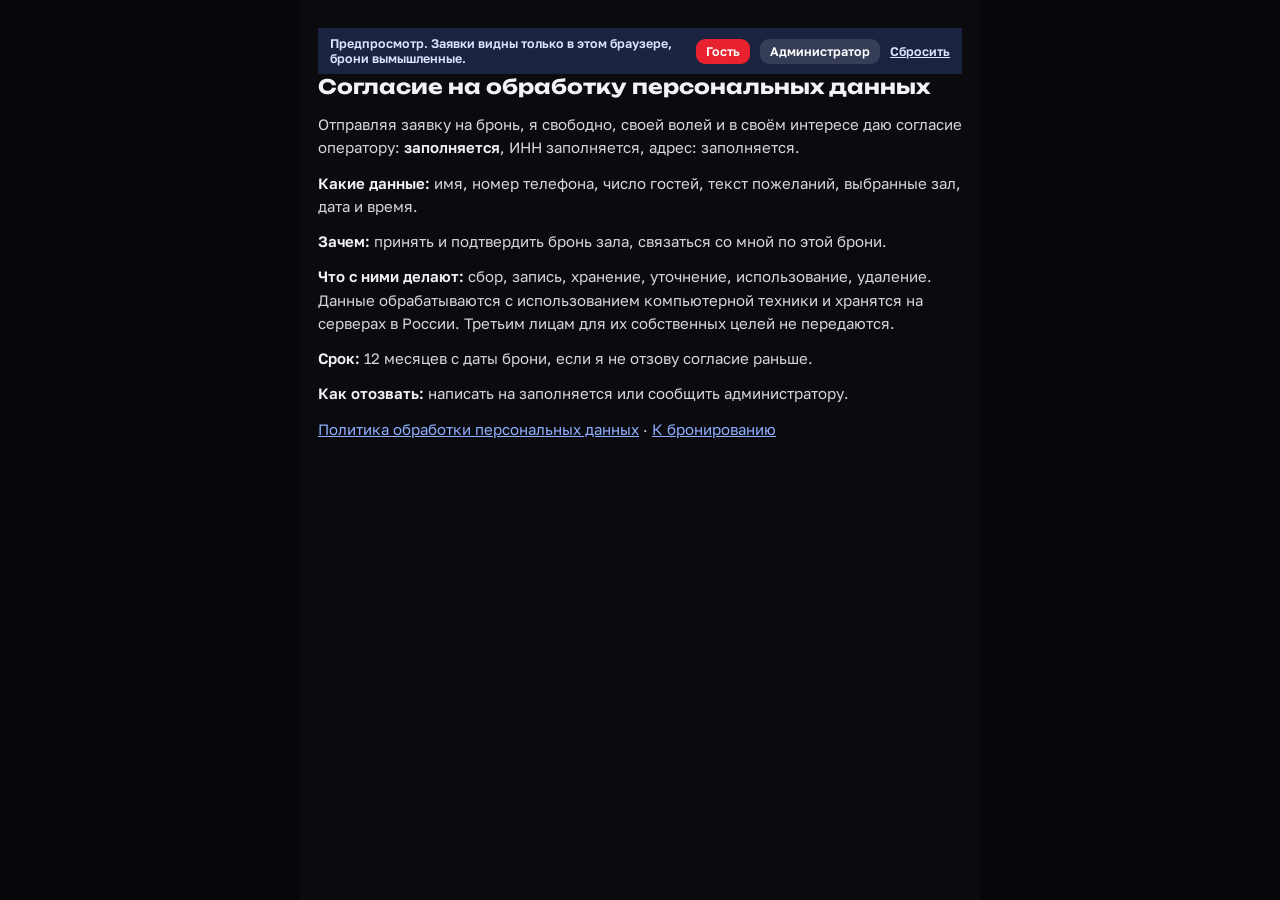
<file: consent.html>
<!doctype html>
<html lang="ru">
<head><meta charset="utf-8"><meta name="viewport" content="width=device-width, initial-scale=1"><title>Согласие на обработку данных</title>
<script src="demo-api.js"></script>
<link rel="stylesheet" href="app.css"><link rel="stylesheet" href="legal.css"><script src="legal.js" defer></script></head>
<body class="legal">
<h1>Согласие на обработку персональных данных</h1>
<p>Отправляя заявку на бронь, я свободно, своей волей и в своём интересе даю согласие оператору: <b data-op="name"></b>, ИНН <span data-op="inn"></span>, адрес: <span data-op="address"></span>.</p>
<p><b>Какие данные:</b> имя, номер телефона, число гостей, текст пожеланий, выбранные зал, дата и время.</p>
<p><b>Зачем:</b> принять и подтвердить бронь зала, связаться со мной по этой брони.</p>
<p><b>Что с ними делают:</b> сбор, запись, хранение, уточнение, использование, удаление. Данные обрабатываются с использованием компьютерной техники и хранятся на серверах в России. Третьим лицам для их собственных целей не передаются.</p>
<p><b>Срок:</b> 12 месяцев с даты брони, если я не отзову согласие раньше.</p>
<p><b>Как отозвать:</b> написать на <span data-op="email"></span> или сообщить администратору.</p>
<p><a href="privacy.html">Политика обработки персональных данных</a> · <a href="./">К бронированию</a></p>
</body></html>
</file>
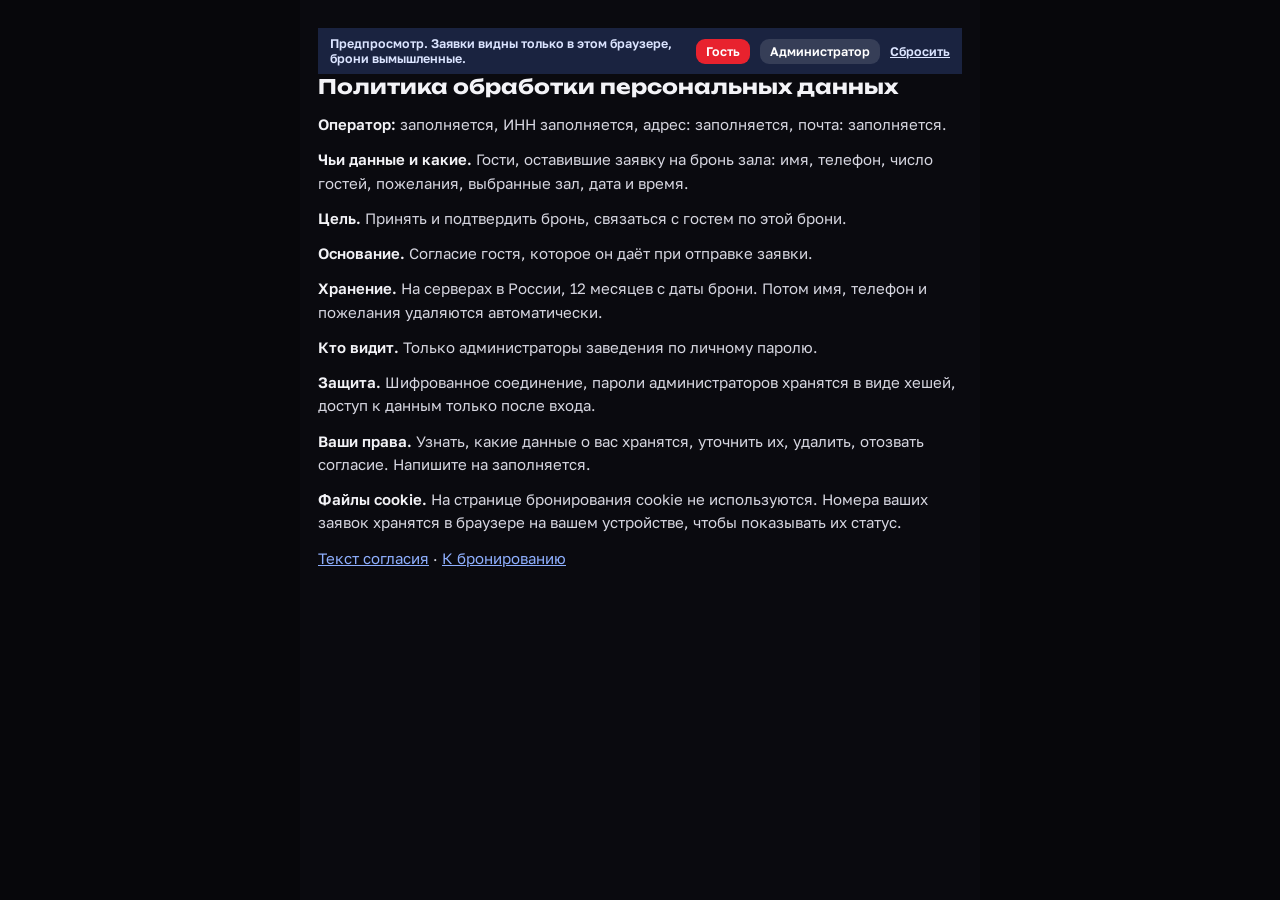
<file: privacy.html>
<!doctype html>
<html lang="ru">
<head><meta charset="utf-8"><meta name="viewport" content="width=device-width, initial-scale=1"><title>Политика обработки данных</title>
<script src="demo-api.js"></script>
<link rel="stylesheet" href="app.css"><link rel="stylesheet" href="legal.css"><script src="legal.js" defer></script></head>
<body class="legal">
<h1>Политика обработки персональных данных</h1>
<p><b>Оператор:</b> <span data-op="name"></span>, ИНН <span data-op="inn"></span>, адрес: <span data-op="address"></span>, почта: <span data-op="email"></span>.</p>
<p><b>Чьи данные и какие.</b> Гости, оставившие заявку на бронь зала: имя, телефон, число гостей, пожелания, выбранные зал, дата и время.</p>
<p><b>Цель.</b> Принять и подтвердить бронь, связаться с гостем по этой брони.</p>
<p><b>Основание.</b> Согласие гостя, которое он даёт при отправке заявки.</p>
<p><b>Хранение.</b> На серверах в России, 12 месяцев с даты брони. Потом имя, телефон и пожелания удаляются автоматически.</p>
<p><b>Кто видит.</b> Только администраторы заведения по личному паролю.</p>
<p><b>Защита.</b> Шифрованное соединение, пароли администраторов хранятся в виде хешей, доступ к данным только после входа.</p>
<p><b>Ваши права.</b> Узнать, какие данные о вас хранятся, уточнить их, удалить, отозвать согласие. Напишите на <span data-op="email"></span>.</p>
<p><b>Файлы cookie.</b> На странице бронирования cookie не используются. Номера ваших заявок хранятся в браузере на вашем устройстве, чтобы показывать их статус.</p>
<p><a href="consent.html">Текст согласия</a> · <a href="./">К бронированию</a></p>
</body></html>
</file>
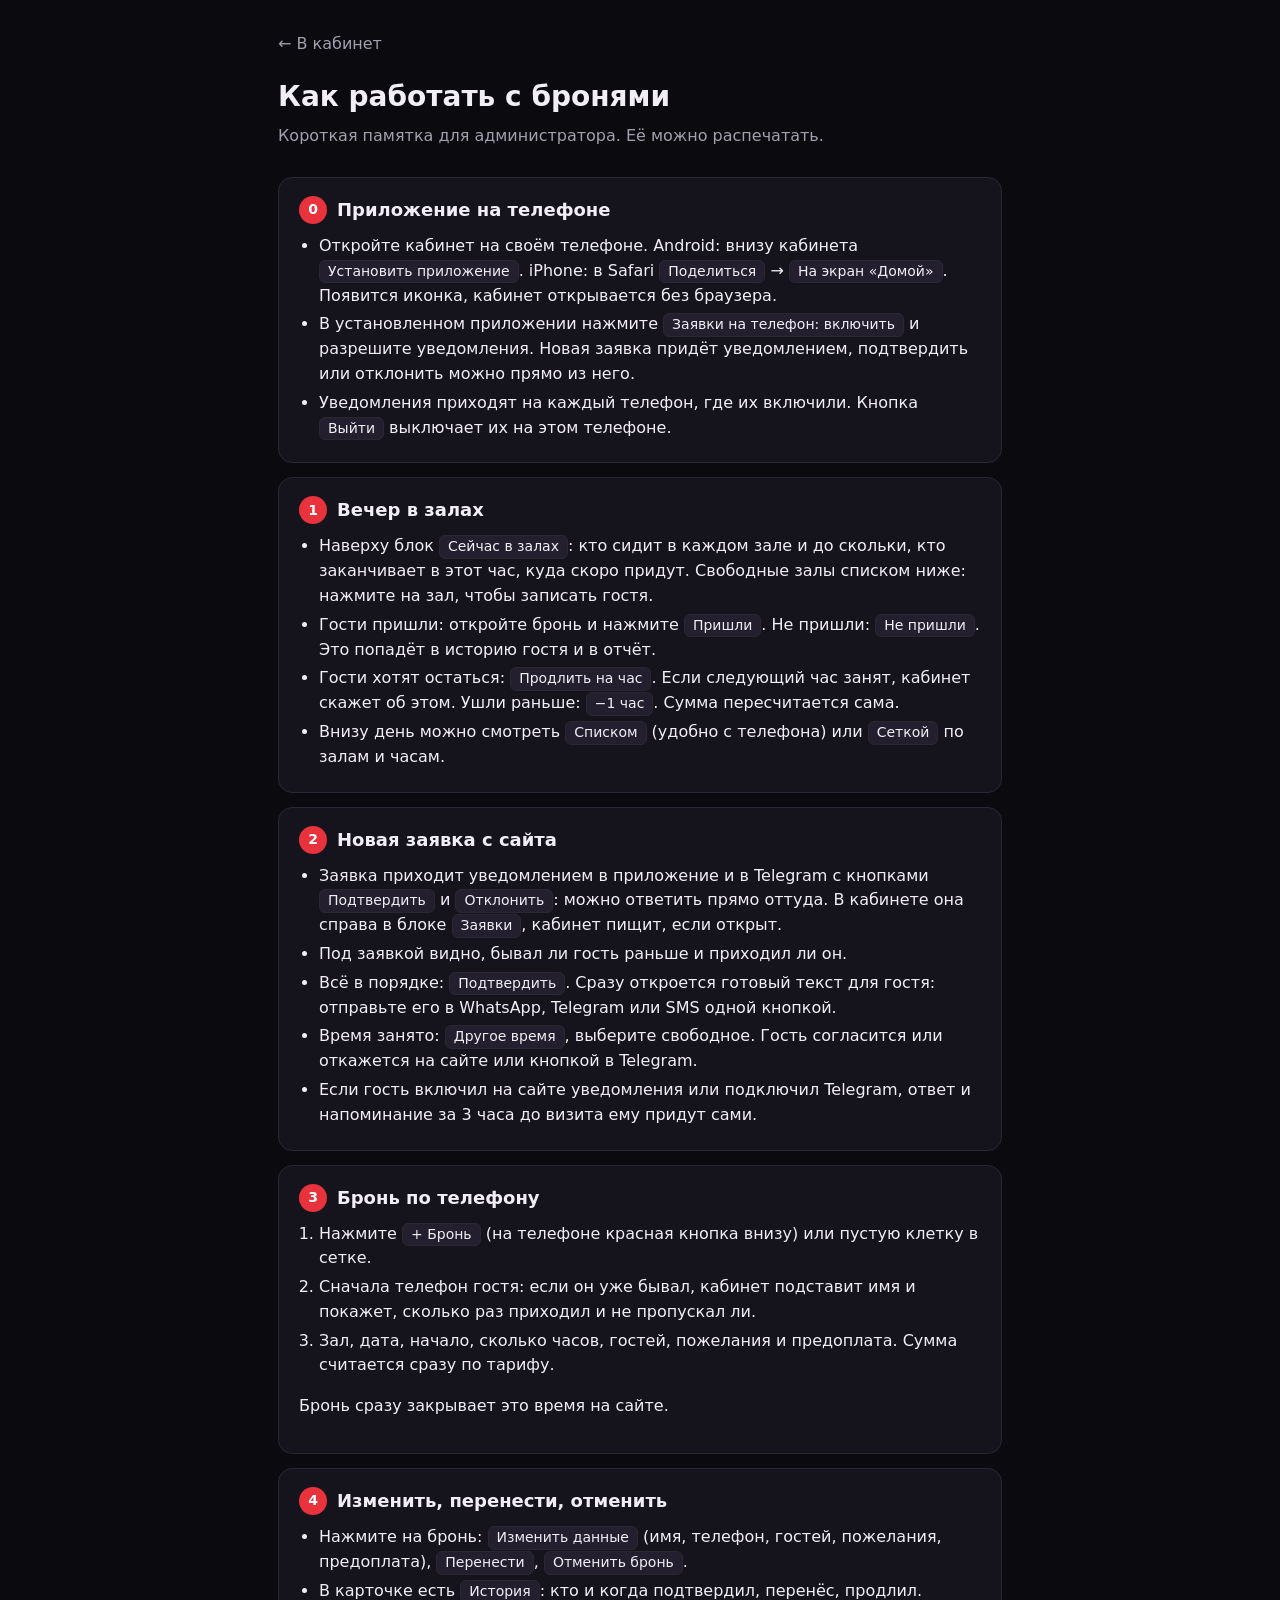
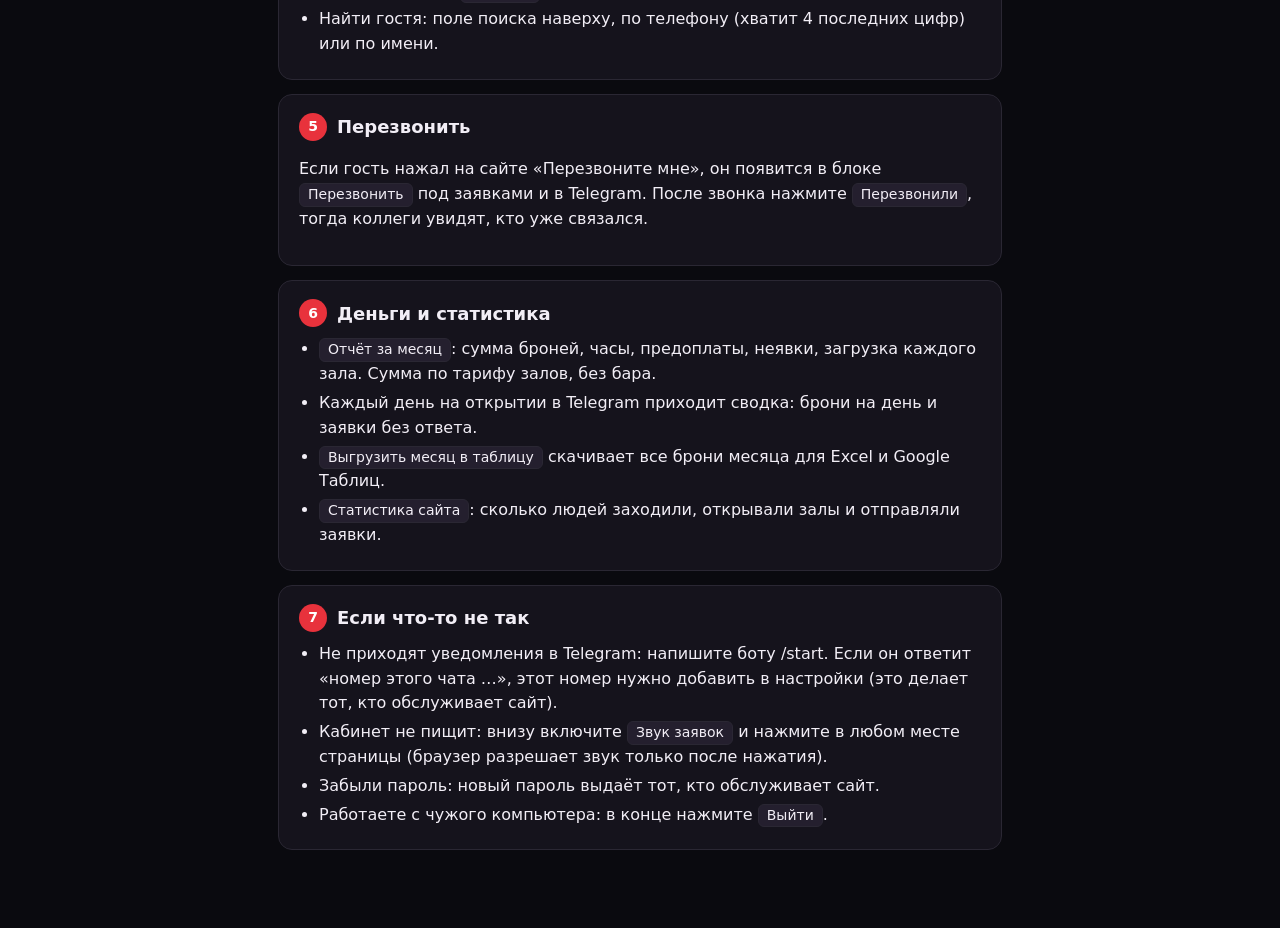
<file: admin/help.html>
<!doctype html>
<html lang="ru">
<head>
<meta charset="utf-8">
<meta name="viewport" content="width=device-width, initial-scale=1">
<meta name="robots" content="noindex">
<title>Как работать с бронями</title>
<link rel="icon" href="../favicon-32.png" sizes="32x32" type="image/png">
<style>
  :root { --ink: #0a0a0f; --panel: #15131c; --line: #2a2733; --paper: #f2eef6; --smoke: #a39fae; --red: #e8323c; }
  * { box-sizing: border-box; }
  body { margin: 0; background: var(--ink); color: var(--paper); font: 16px/1.55 system-ui, -apple-system, "Segoe UI", sans-serif; }
  main { max-width: 760px; margin: 0 auto; padding: 32px 18px 64px; }
  h1 { font-size: 28px; margin: 0 0 6px; }
  .sub { color: var(--smoke); margin: 0 0 28px; }
  section { background: var(--panel); border: 1px solid var(--line); border-radius: 14px; padding: 18px 20px; margin: 0 0 14px; }
  h2 { font-size: 18px; margin: 0 0 10px; display: flex; gap: 10px; align-items: center; }
  h2 b { display: inline-grid; place-items: center; width: 28px; height: 28px; border-radius: 50%; background: var(--red); color: #fff; font-size: 14px; flex: none; }
  ul, ol { margin: 0; padding-left: 20px; }
  li { margin: 4px 0; }
  .k { display: inline-block; padding: 0 8px; border-radius: 6px; background: #241f2e; border: 1px solid var(--line); font-size: 14px; white-space: nowrap; }
  .back { display: inline-block; margin-bottom: 18px; color: var(--smoke); text-decoration: none; }
  .back:hover { color: var(--paper); }
  @media print { body { background: #fff; color: #000; } section { background: #fff; border-color: #ccc; } .back { display: none; } .k { background: #f2f2f2; border-color: #ccc; } }
</style>
</head>
<body>
<main>
  <a class="back" href="./">← В кабинет</a>
  <h1>Как работать с бронями</h1>
  <p class="sub">Короткая памятка для администратора. Её можно распечатать.</p>

  <section>
    <h2><b>0</b>Приложение на телефоне</h2>
    <ul>
      <li>Откройте кабинет на своём телефоне. Android: внизу кабинета <span class="k">Установить приложение</span>. iPhone: в Safari <span class="k">Поделиться</span> → <span class="k">На экран «Домой»</span>. Появится иконка, кабинет открывается без браузера.</li>
      <li>В установленном приложении нажмите <span class="k">Заявки на телефон: включить</span> и разрешите уведомления. Новая заявка придёт уведомлением, подтвердить или отклонить можно прямо из него.</li>
      <li>Уведомления приходят на каждый телефон, где их включили. Кнопка <span class="k">Выйти</span> выключает их на этом телефоне.</li>
    </ul>
  </section>

  <section>
    <h2><b>1</b>Вечер в залах</h2>
    <ul>
      <li>Наверху блок <span class="k">Сейчас в залах</span>: кто сидит в каждом зале и до скольки, кто заканчивает в этот час, куда скоро придут. Свободные залы списком ниже: нажмите на зал, чтобы записать гостя.</li>
      <li>Гости пришли: откройте бронь и нажмите <span class="k">Пришли</span>. Не пришли: <span class="k">Не пришли</span>. Это попадёт в историю гостя и в отчёт.</li>
      <li>Гости хотят остаться: <span class="k">Продлить на час</span>. Если следующий час занят, кабинет скажет об этом. Ушли раньше: <span class="k">−1 час</span>. Сумма пересчитается сама.</li>
      <li>Внизу день можно смотреть <span class="k">Списком</span> (удобно с телефона) или <span class="k">Сеткой</span> по залам и часам.</li>
    </ul>
  </section>

  <section>
    <h2><b>2</b>Новая заявка с сайта</h2>
    <ul>
      <li>Заявка приходит уведомлением в приложение и в Telegram с кнопками <span class="k">Подтвердить</span> и <span class="k">Отклонить</span>: можно ответить прямо оттуда. В кабинете она справа в блоке <span class="k">Заявки</span>, кабинет пищит, если открыт.</li>
      <li>Под заявкой видно, бывал ли гость раньше и приходил ли он.</li>
      <li>Всё в порядке: <span class="k">Подтвердить</span>. Сразу откроется готовый текст для гостя: отправьте его в WhatsApp, Telegram или SMS одной кнопкой.</li>
      <li>Время занято: <span class="k">Другое время</span>, выберите свободное. Гость согласится или откажется на сайте или кнопкой в Telegram.</li>
      <li>Если гость включил на сайте уведомления или подключил Telegram, ответ и напоминание за 3 часа до визита ему придут сами.</li>
    </ul>
  </section>

  <section>
    <h2><b>3</b>Бронь по телефону</h2>
    <ol>
      <li>Нажмите <span class="k">+ Бронь</span> (на телефоне красная кнопка внизу) или пустую клетку в сетке.</li>
      <li>Сначала телефон гостя: если он уже бывал, кабинет подставит имя и покажет, сколько раз приходил и не пропускал ли.</li>
      <li>Зал, дата, начало, сколько часов, гостей, пожелания и предоплата. Сумма считается сразу по тарифу.</li>
    </ol>
    <p>Бронь сразу закрывает это время на сайте.</p>
  </section>

  <section>
    <h2><b>4</b>Изменить, перенести, отменить</h2>
    <ul>
      <li>Нажмите на бронь: <span class="k">Изменить данные</span> (имя, телефон, гостей, пожелания, предоплата), <span class="k">Перенести</span>, <span class="k">Отменить бронь</span>.</li>
      <li>В карточке есть <span class="k">История</span>: кто и когда подтвердил, перенёс, продлил.</li>
      <li>Найти гостя: поле поиска наверху, по телефону (хватит 4 последних цифр) или по имени.</li>
    </ul>
  </section>

  <section>
    <h2><b>5</b>Перезвонить</h2>
    <p>Если гость нажал на сайте «Перезвоните мне», он появится в блоке <span class="k">Перезвонить</span> под заявками и в Telegram. После звонка нажмите <span class="k">Перезвонили</span>, тогда коллеги увидят, кто уже связался.</p>
  </section>

  <section>
    <h2><b>6</b>Деньги и статистика</h2>
    <ul>
      <li><span class="k">Отчёт за месяц</span>: сумма броней, часы, предоплаты, неявки, загрузка каждого зала. Сумма по тарифу залов, без бара.</li>
      <li>Каждый день на открытии в Telegram приходит сводка: брони на день и заявки без ответа.</li>
      <li><span class="k">Выгрузить месяц в таблицу</span> скачивает все брони месяца для Excel и Google Таблиц.</li>
      <li><span class="k">Статистика сайта</span>: сколько людей заходили, открывали залы и отправляли заявки.</li>
    </ul>
  </section>

  <section>
    <h2><b>7</b>Если что-то не так</h2>
    <ul>
      <li>Не приходят уведомления в Telegram: напишите боту /start. Если он ответит «номер этого чата …», этот номер нужно добавить в настройки (это делает тот, кто обслуживает сайт).</li>
      <li>Кабинет не пищит: внизу включите <span class="k">Звук заявок</span> и нажмите в любом месте страницы (браузер разрешает звук только после нажатия).</li>
      <li>Забыли пароль: новый пароль выдаёт тот, кто обслуживает сайт.</li>
      <li>Работаете с чужого компьютера: в конце нажмите <span class="k">Выйти</span>.</li>
    </ul>
  </section>
</main>
</body>
</html>
</file>
<file: app.css>
@font-face{font-family:'Unbounded';font-weight:700;font-display:swap;src:url(fonts/unbounded-700-cyrillic.woff2) format('woff2');unicode-range:U+0301,U+0400-045F,U+0490-0491,U+04B0-04B1,U+2116}
@font-face{font-family:'Unbounded';font-weight:700;font-display:swap;src:url(fonts/unbounded-700-latin.woff2) format('woff2');unicode-range:U+0000-00FF,U+2000-206F,U+20AC,U+2212}
@font-face{font-family:'Golos Text';font-weight:400;font-display:swap;src:url(fonts/golostext-400-cyrillic.woff2) format('woff2');unicode-range:U+0301,U+0400-045F,U+0490-0491,U+04B0-04B1,U+2116}
@font-face{font-family:'Golos Text';font-weight:400;font-display:swap;src:url(fonts/golostext-400-latin.woff2) format('woff2');unicode-range:U+0000-00FF,U+2000-206F,U+20AC,U+2212}
@font-face{font-family:'Golos Text';font-weight:600;font-display:swap;src:url(fonts/golostext-600-cyrillic.woff2) format('woff2');unicode-range:U+0301,U+0400-045F,U+0490-0491,U+04B0-04B1,U+2116}
@font-face{font-family:'Golos Text';font-weight:600;font-display:swap;src:url(fonts/golostext-600-latin.woff2) format('woff2');unicode-range:U+0000-00FF,U+2000-206F,U+20AC,U+2212}
:root{--bg:#0a0a0f;--card:#15151c;--card2:#1c1c25;--line:#2a2a36;--txt:#f3f3f7;--dim:#9a9aab;--red:#e8222e;--red2:#ff4b55;--blue:#3d6bff;--busy:#24242e;--ok:#1fbf6a}
*{box-sizing:border-box;margin:0;padding:0}
html,body{background:#07070b;color:var(--txt);font-family:'Golos Text',system-ui,sans-serif;-webkit-tap-highlight-color:transparent}
body{min-height:100vh}
button,input,select{font:inherit;color:inherit}
button{cursor:pointer;border:0;background:none}
a{color:inherit}
[hidden]{display:none!important}
:focus-visible{outline:2px solid #8fb0ff;outline-offset:2px}
.brand{font-family:Unbounded;font-weight:700;font-size:20px;letter-spacing:.5px;line-height:1.15}
.brand.sm{font-size:16px}
.btn{flex:1;text-align:center;font-weight:600;font-size:14px;padding:12px 10px;border-radius:14px;background:var(--red);color:#fff;transition:transform .12s,filter .2s}
.btn:active{transform:scale(.96);filter:brightness(1.2)}
.btn:disabled{opacity:.55;cursor:default}
.btn.g{background:var(--card2);border:1px solid var(--line)}
.btn.wide{display:block;width:100%;margin-top:12px}
.row{display:flex;gap:8px;margin-top:10px}
.empty{padding:16px;font-size:13px;color:var(--dim);line-height:1.45}
.fld{display:block;margin-top:10px;background:var(--card);border:1px solid var(--line);border-radius:14px;padding:8px 12px}
.fld i{display:block;font-style:normal;font-size:12px;color:var(--dim)}
.fld input,.fld select{width:100%;background:none;border:0;outline:0;font-size:16px;font-weight:600;padding-top:2px}
.fld select option{background:#15151c}
.fld:focus-within{border-color:#6a6a80}
.two{display:flex;gap:10px}.two .fld{flex:1;min-width:0}.two .fld.sm{flex:0 0 96px}
.err{color:var(--red2);font-size:13px;margin-top:8px;min-height:1px}
.toast{position:fixed;top:12px;left:12px;right:12px;max-width:440px;margin:0 auto;z-index:60;background:#1d1d27;border:1px solid #3a3a48;border-radius:18px;padding:11px 13px;display:flex;gap:10px;align-items:center;transform:translateY(-180%);visibility:hidden;transition:transform .35s cubic-bezier(.2,.8,.2,1),visibility .35s;box-shadow:0 14px 40px rgba(0,0,0,.6)}
.toast.show{transform:none;visibility:visible}
.toast .ic{width:32px;height:32px;border-radius:50%;display:flex;align-items:center;justify-content:center;font-weight:700;background:var(--blue);flex:0 0 auto}
.toast.ok .ic{background:var(--ok)}.toast.alt .ic{background:#e08a1e}
.toast b{display:block;font-size:14px;font-weight:600}.toast span{font-size:12.5px;color:var(--dim)}
</file>
<file: legal.css>
.legal{max-width:680px;margin:0 auto;padding:28px 18px 40px;background:var(--bg);line-height:1.55;font-size:15px}
.legal h1{font-family:Unbounded;font-weight:700;font-size:20px;line-height:1.25;margin-bottom:14px}
.legal p{margin-top:12px;color:#d6d6e0}
.legal b{color:var(--txt);font-weight:600}
.legal a{color:#8fb0ff}
</file>
